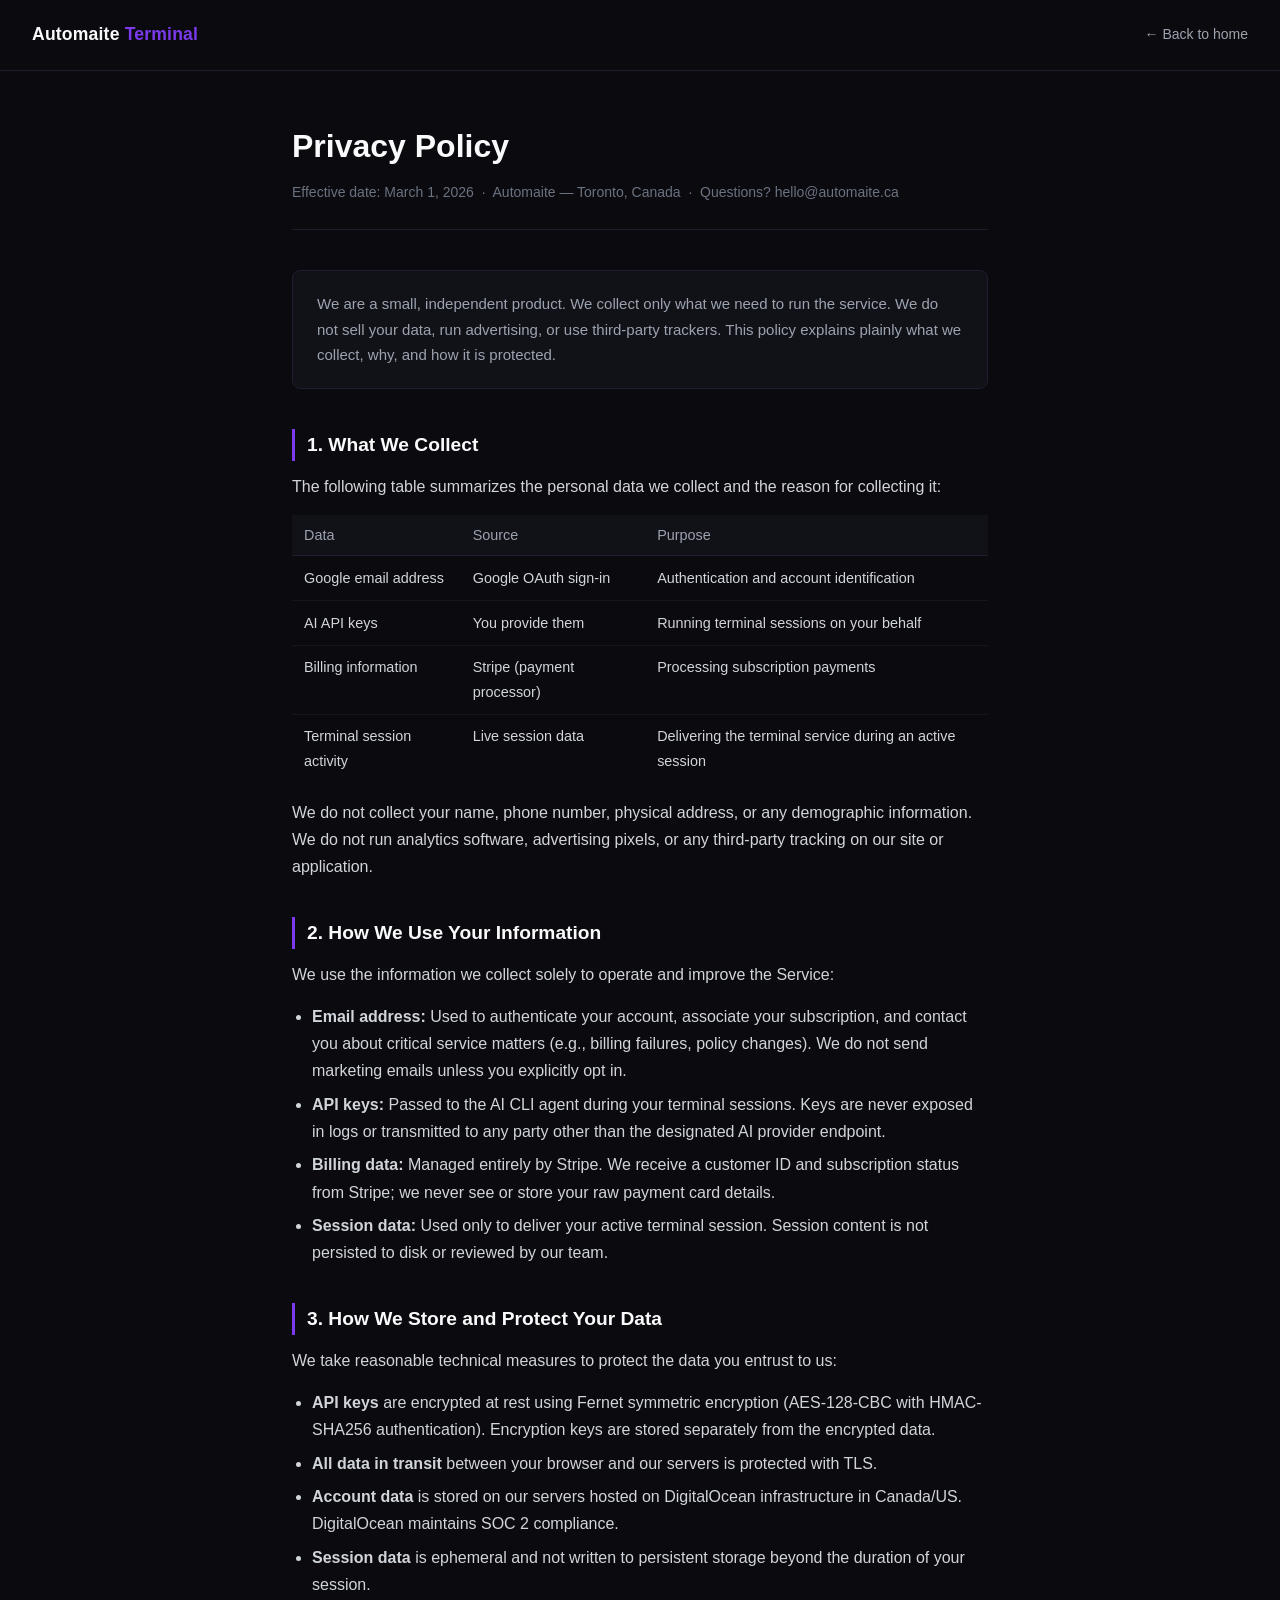
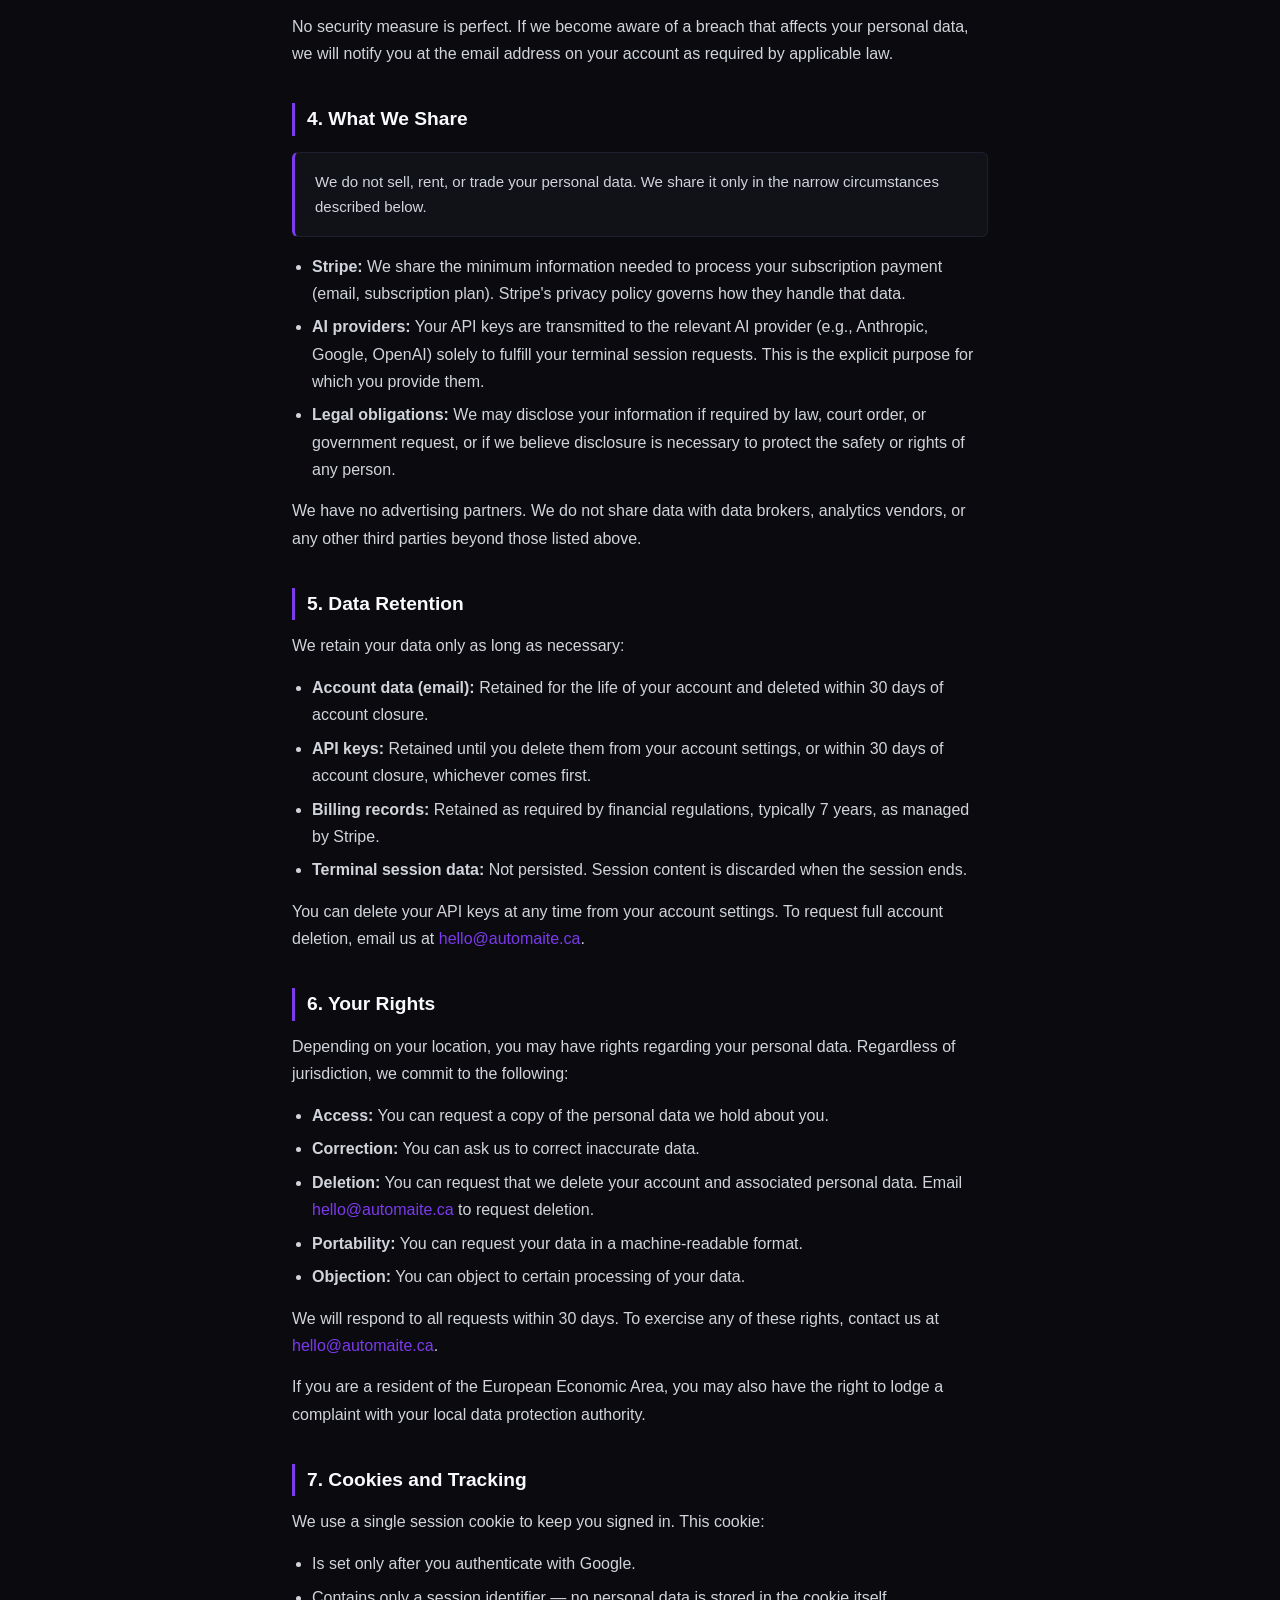
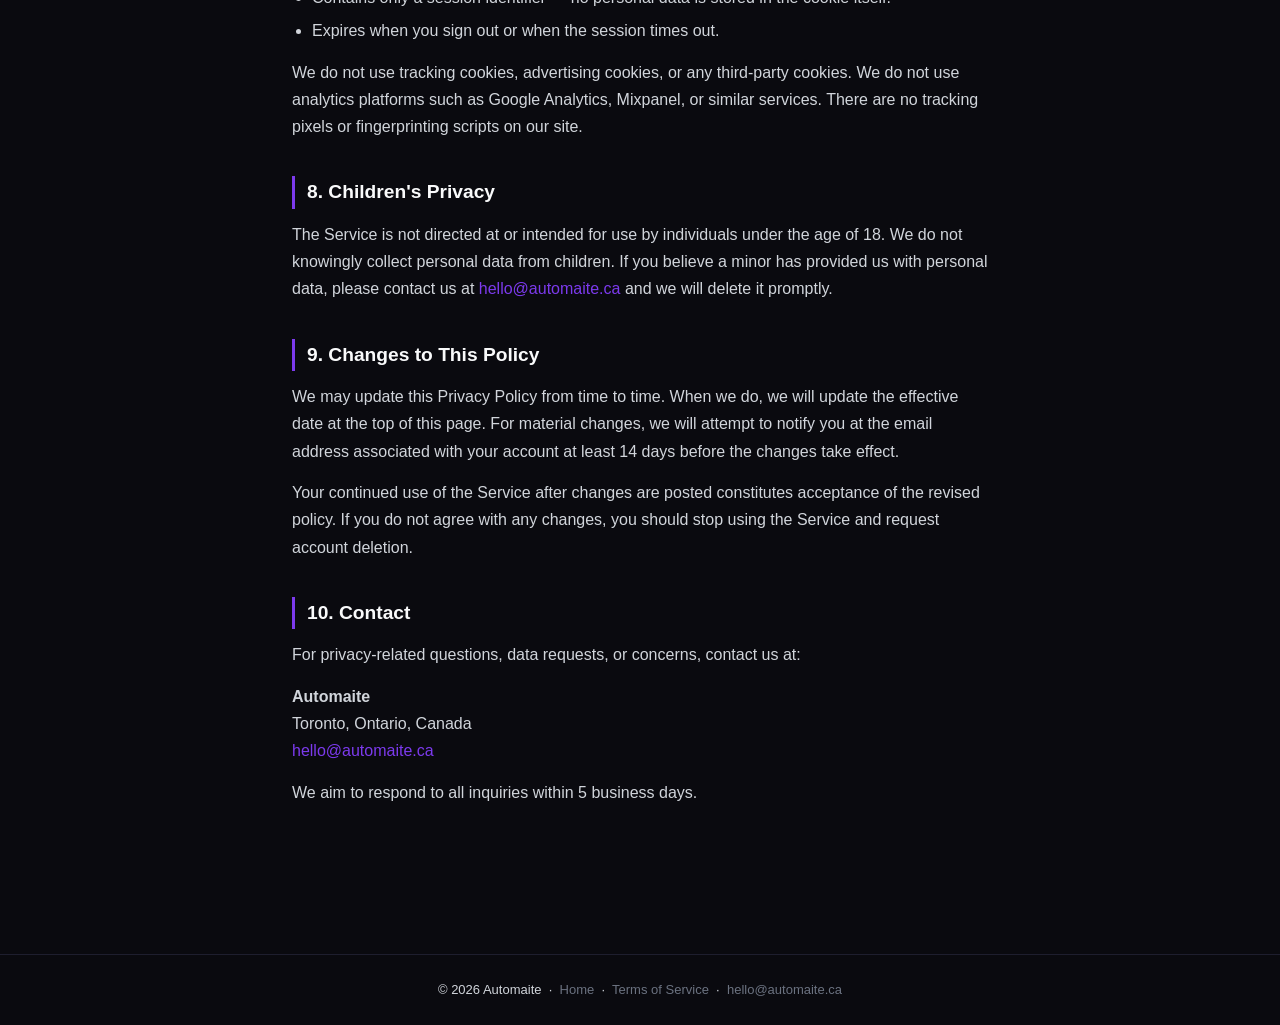
<file: site/privacy.html>
<!DOCTYPE html>
<html lang="en">
<head>
  <meta charset="UTF-8" />
  <meta name="viewport" content="width=device-width, initial-scale=1.0" />
  <title>Privacy Policy - Automaite Terminal</title>
  <style>
    *, *::before, *::after {
      box-sizing: border-box;
      margin: 0;
      padding: 0;
    }

    body {
      background-color: #0A0A0F;
      color: #D1D5DB;
      font-family: -apple-system, BlinkMacSystemFont, "Segoe UI", Roboto, "Helvetica Neue", Arial, sans-serif;
      font-size: 16px;
      line-height: 1.7;
    }

    a {
      color: #7C3AED;
      text-decoration: none;
    }

    a:hover {
      color: #A78BFA;
      text-decoration: underline;
    }

    header {
      border-bottom: 1px solid #1E1E2E;
      padding: 1.25rem 2rem;
      display: flex;
      align-items: center;
      justify-content: space-between;
    }

    .logo {
      font-size: 1.1rem;
      font-weight: 600;
      color: #F9FAFB;
      letter-spacing: 0.01em;
    }

    .logo span {
      color: #7C3AED;
    }

    .back-link {
      font-size: 0.875rem;
      color: #9CA3AF;
    }

    .back-link:hover {
      color: #F9FAFB;
      text-decoration: none;
    }

    main {
      max-width: 760px;
      margin: 3rem auto;
      padding: 0 2rem 4rem;
    }

    .page-header {
      margin-bottom: 2.5rem;
      padding-bottom: 1.5rem;
      border-bottom: 1px solid #1E1E2E;
    }

    .page-header h1 {
      font-size: 2rem;
      font-weight: 700;
      color: #F9FAFB;
      margin-bottom: 0.5rem;
    }

    .page-header .meta {
      font-size: 0.875rem;
      color: #6B7280;
    }

    .page-header .meta a {
      color: #6B7280;
    }

    .page-header .meta a:hover {
      color: #9CA3AF;
    }

    .intro {
      background: #111118;
      border: 1px solid #1E1E2E;
      border-radius: 8px;
      padding: 1.25rem 1.5rem;
      margin-bottom: 2.5rem;
      color: #9CA3AF;
      font-size: 0.9375rem;
    }

    .intro p {
      margin: 0;
      color: #9CA3AF;
    }

    section {
      margin-bottom: 2.25rem;
    }

    h2 {
      font-size: 1.2rem;
      font-weight: 600;
      color: #F9FAFB;
      margin-bottom: 0.75rem;
      padding-left: 0.75rem;
      border-left: 3px solid #7C3AED;
    }

    p {
      margin-bottom: 0.9rem;
      color: #D1D5DB;
    }

    p:last-child {
      margin-bottom: 0;
    }

    ul {
      margin: 0.5rem 0 0.9rem 1.25rem;
      color: #D1D5DB;
    }

    ul li {
      margin-bottom: 0.4rem;
    }

    .data-table {
      width: 100%;
      border-collapse: collapse;
      margin: 0.75rem 0 1rem;
      font-size: 0.9rem;
    }

    .data-table th {
      text-align: left;
      color: #9CA3AF;
      font-weight: 500;
      padding: 0.5rem 0.75rem;
      border-bottom: 1px solid #1E1E2E;
      background: #111118;
    }

    .data-table td {
      padding: 0.6rem 0.75rem;
      border-bottom: 1px solid #16161F;
      color: #D1D5DB;
      vertical-align: top;
    }

    .data-table tr:last-child td {
      border-bottom: none;
    }

    .badge {
      display: inline-block;
      background: #1A1030;
      color: #A78BFA;
      border: 1px solid #2D1B69;
      border-radius: 4px;
      padding: 0.1rem 0.45rem;
      font-size: 0.75rem;
      font-weight: 500;
      letter-spacing: 0.02em;
    }

    .badge.green {
      background: #0D1F12;
      color: #6EE7B7;
      border-color: #064E3B;
    }

    .badge.gray {
      background: #111118;
      color: #9CA3AF;
      border-color: #374151;
    }

    .highlight-box {
      background: #111118;
      border: 1px solid #1E1E2E;
      border-left: 3px solid #7C3AED;
      border-radius: 6px;
      padding: 1rem 1.25rem;
      margin: 1rem 0;
    }

    .highlight-box p {
      margin: 0;
      font-size: 0.9375rem;
    }

    footer {
      border-top: 1px solid #1E1E2E;
      padding: 1.5rem 2rem;
      text-align: center;
      font-size: 0.8125rem;
      color: #4B5563;
    }

    footer a {
      color: #6B7280;
    }

    footer a:hover {
      color: #9CA3AF;
    }
  </style>
</head>
<body>

<header>
  <div class="logo">Automaite <span>Terminal</span></div>
  <a class="back-link" href="https://automaite.ca">&larr; Back to home</a>
</header>

<main>
  <div class="page-header">
    <h1>Privacy Policy</h1>
    <p class="meta">
      Effective date: March 1, 2026 &nbsp;&middot;&nbsp;
      Automaite &mdash; Toronto, Canada &nbsp;&middot;&nbsp;
      Questions? <a href="mailto:hello@automaite.ca">hello@automaite.ca</a>
    </p>
  </div>

  <div class="intro">
    <p>We are a small, independent product. We collect only what we need to run the service. We do not sell your data, run advertising, or use third-party trackers. This policy explains plainly what we collect, why, and how it is protected.</p>
  </div>

  <section>
    <h2>1. What We Collect</h2>
    <p>The following table summarizes the personal data we collect and the reason for collecting it:</p>

    <table class="data-table">
      <thead>
        <tr>
          <th>Data</th>
          <th>Source</th>
          <th>Purpose</th>
        </tr>
      </thead>
      <tbody>
        <tr>
          <td>Google email address</td>
          <td>Google OAuth sign-in</td>
          <td>Authentication and account identification</td>
        </tr>
        <tr>
          <td>AI API keys</td>
          <td>You provide them</td>
          <td>Running terminal sessions on your behalf</td>
        </tr>
        <tr>
          <td>Billing information</td>
          <td>Stripe (payment processor)</td>
          <td>Processing subscription payments</td>
        </tr>
        <tr>
          <td>Terminal session activity</td>
          <td>Live session data</td>
          <td>Delivering the terminal service during an active session</td>
        </tr>
      </tbody>
    </table>

    <p>We do not collect your name, phone number, physical address, or any demographic information. We do not run analytics software, advertising pixels, or any third-party tracking on our site or application.</p>
  </section>

  <section>
    <h2>2. How We Use Your Information</h2>
    <p>We use the information we collect solely to operate and improve the Service:</p>
    <ul>
      <li><strong>Email address:</strong> Used to authenticate your account, associate your subscription, and contact you about critical service matters (e.g., billing failures, policy changes). We do not send marketing emails unless you explicitly opt in.</li>
      <li><strong>API keys:</strong> Passed to the AI CLI agent during your terminal sessions. Keys are never exposed in logs or transmitted to any party other than the designated AI provider endpoint.</li>
      <li><strong>Billing data:</strong> Managed entirely by Stripe. We receive a customer ID and subscription status from Stripe; we never see or store your raw payment card details.</li>
      <li><strong>Session data:</strong> Used only to deliver your active terminal session. Session content is not persisted to disk or reviewed by our team.</li>
    </ul>
  </section>

  <section>
    <h2>3. How We Store and Protect Your Data</h2>
    <p>We take reasonable technical measures to protect the data you entrust to us:</p>
    <ul>
      <li><strong>API keys</strong> are encrypted at rest using Fernet symmetric encryption (AES-128-CBC with HMAC-SHA256 authentication). Encryption keys are stored separately from the encrypted data.</li>
      <li><strong>All data in transit</strong> between your browser and our servers is protected with TLS.</li>
      <li><strong>Account data</strong> is stored on our servers hosted on DigitalOcean infrastructure in Canada/US. DigitalOcean maintains SOC 2 compliance.</li>
      <li><strong>Session data</strong> is ephemeral and not written to persistent storage beyond the duration of your session.</li>
    </ul>
    <p>No security measure is perfect. If we become aware of a breach that affects your personal data, we will notify you at the email address on your account as required by applicable law.</p>
  </section>

  <section>
    <h2>4. What We Share</h2>
    <div class="highlight-box">
      <p>We do not sell, rent, or trade your personal data. We share it only in the narrow circumstances described below.</p>
    </div>
    <ul>
      <li><strong>Stripe:</strong> We share the minimum information needed to process your subscription payment (email, subscription plan). Stripe's privacy policy governs how they handle that data.</li>
      <li><strong>AI providers:</strong> Your API keys are transmitted to the relevant AI provider (e.g., Anthropic, Google, OpenAI) solely to fulfill your terminal session requests. This is the explicit purpose for which you provide them.</li>
      <li><strong>Legal obligations:</strong> We may disclose your information if required by law, court order, or government request, or if we believe disclosure is necessary to protect the safety or rights of any person.</li>
    </ul>
    <p>We have no advertising partners. We do not share data with data brokers, analytics vendors, or any other third parties beyond those listed above.</p>
  </section>

  <section>
    <h2>5. Data Retention</h2>
    <p>We retain your data only as long as necessary:</p>
    <ul>
      <li><strong>Account data (email):</strong> Retained for the life of your account and deleted within 30 days of account closure.</li>
      <li><strong>API keys:</strong> Retained until you delete them from your account settings, or within 30 days of account closure, whichever comes first.</li>
      <li><strong>Billing records:</strong> Retained as required by financial regulations, typically 7 years, as managed by Stripe.</li>
      <li><strong>Terminal session data:</strong> Not persisted. Session content is discarded when the session ends.</li>
    </ul>
    <p>You can delete your API keys at any time from your account settings. To request full account deletion, email us at <a href="mailto:hello@automaite.ca">hello@automaite.ca</a>.</p>
  </section>

  <section>
    <h2>6. Your Rights</h2>
    <p>Depending on your location, you may have rights regarding your personal data. Regardless of jurisdiction, we commit to the following:</p>
    <ul>
      <li><strong>Access:</strong> You can request a copy of the personal data we hold about you.</li>
      <li><strong>Correction:</strong> You can ask us to correct inaccurate data.</li>
      <li><strong>Deletion:</strong> You can request that we delete your account and associated personal data. Email <a href="mailto:hello@automaite.ca">hello@automaite.ca</a> to request deletion.</li>
      <li><strong>Portability:</strong> You can request your data in a machine-readable format.</li>
      <li><strong>Objection:</strong> You can object to certain processing of your data.</li>
    </ul>
    <p>We will respond to all requests within 30 days. To exercise any of these rights, contact us at <a href="mailto:hello@automaite.ca">hello@automaite.ca</a>.</p>
    <p>If you are a resident of the European Economic Area, you may also have the right to lodge a complaint with your local data protection authority.</p>
  </section>

  <section>
    <h2>7. Cookies and Tracking</h2>
    <p>We use a single session cookie to keep you signed in. This cookie:</p>
    <ul>
      <li>Is set only after you authenticate with Google.</li>
      <li>Contains only a session identifier &mdash; no personal data is stored in the cookie itself.</li>
      <li>Expires when you sign out or when the session times out.</li>
    </ul>
    <p>We do not use tracking cookies, advertising cookies, or any third-party cookies. We do not use analytics platforms such as Google Analytics, Mixpanel, or similar services. There are no tracking pixels or fingerprinting scripts on our site.</p>
  </section>

  <section>
    <h2>8. Children's Privacy</h2>
    <p>The Service is not directed at or intended for use by individuals under the age of 18. We do not knowingly collect personal data from children. If you believe a minor has provided us with personal data, please contact us at <a href="mailto:hello@automaite.ca">hello@automaite.ca</a> and we will delete it promptly.</p>
  </section>

  <section>
    <h2>9. Changes to This Policy</h2>
    <p>We may update this Privacy Policy from time to time. When we do, we will update the effective date at the top of this page. For material changes, we will attempt to notify you at the email address associated with your account at least 14 days before the changes take effect.</p>
    <p>Your continued use of the Service after changes are posted constitutes acceptance of the revised policy. If you do not agree with any changes, you should stop using the Service and request account deletion.</p>
  </section>

  <section>
    <h2>10. Contact</h2>
    <p>For privacy-related questions, data requests, or concerns, contact us at:</p>
    <p>
      <strong>Automaite</strong><br />
      Toronto, Ontario, Canada<br />
      <a href="mailto:hello@automaite.ca">hello@automaite.ca</a>
    </p>
    <p>We aim to respond to all inquiries within 5 business days.</p>
  </section>
</main>

<footer>
  <p>
    &copy; 2026 Automaite &nbsp;&middot;&nbsp;
    <a href="https://automaite.ca">Home</a> &nbsp;&middot;&nbsp;
    <a href="https://automaite.ca/terms">Terms of Service</a> &nbsp;&middot;&nbsp;
    <a href="mailto:hello@automaite.ca">hello@automaite.ca</a>
  </p>
</footer>

</body>
</html>
</file>
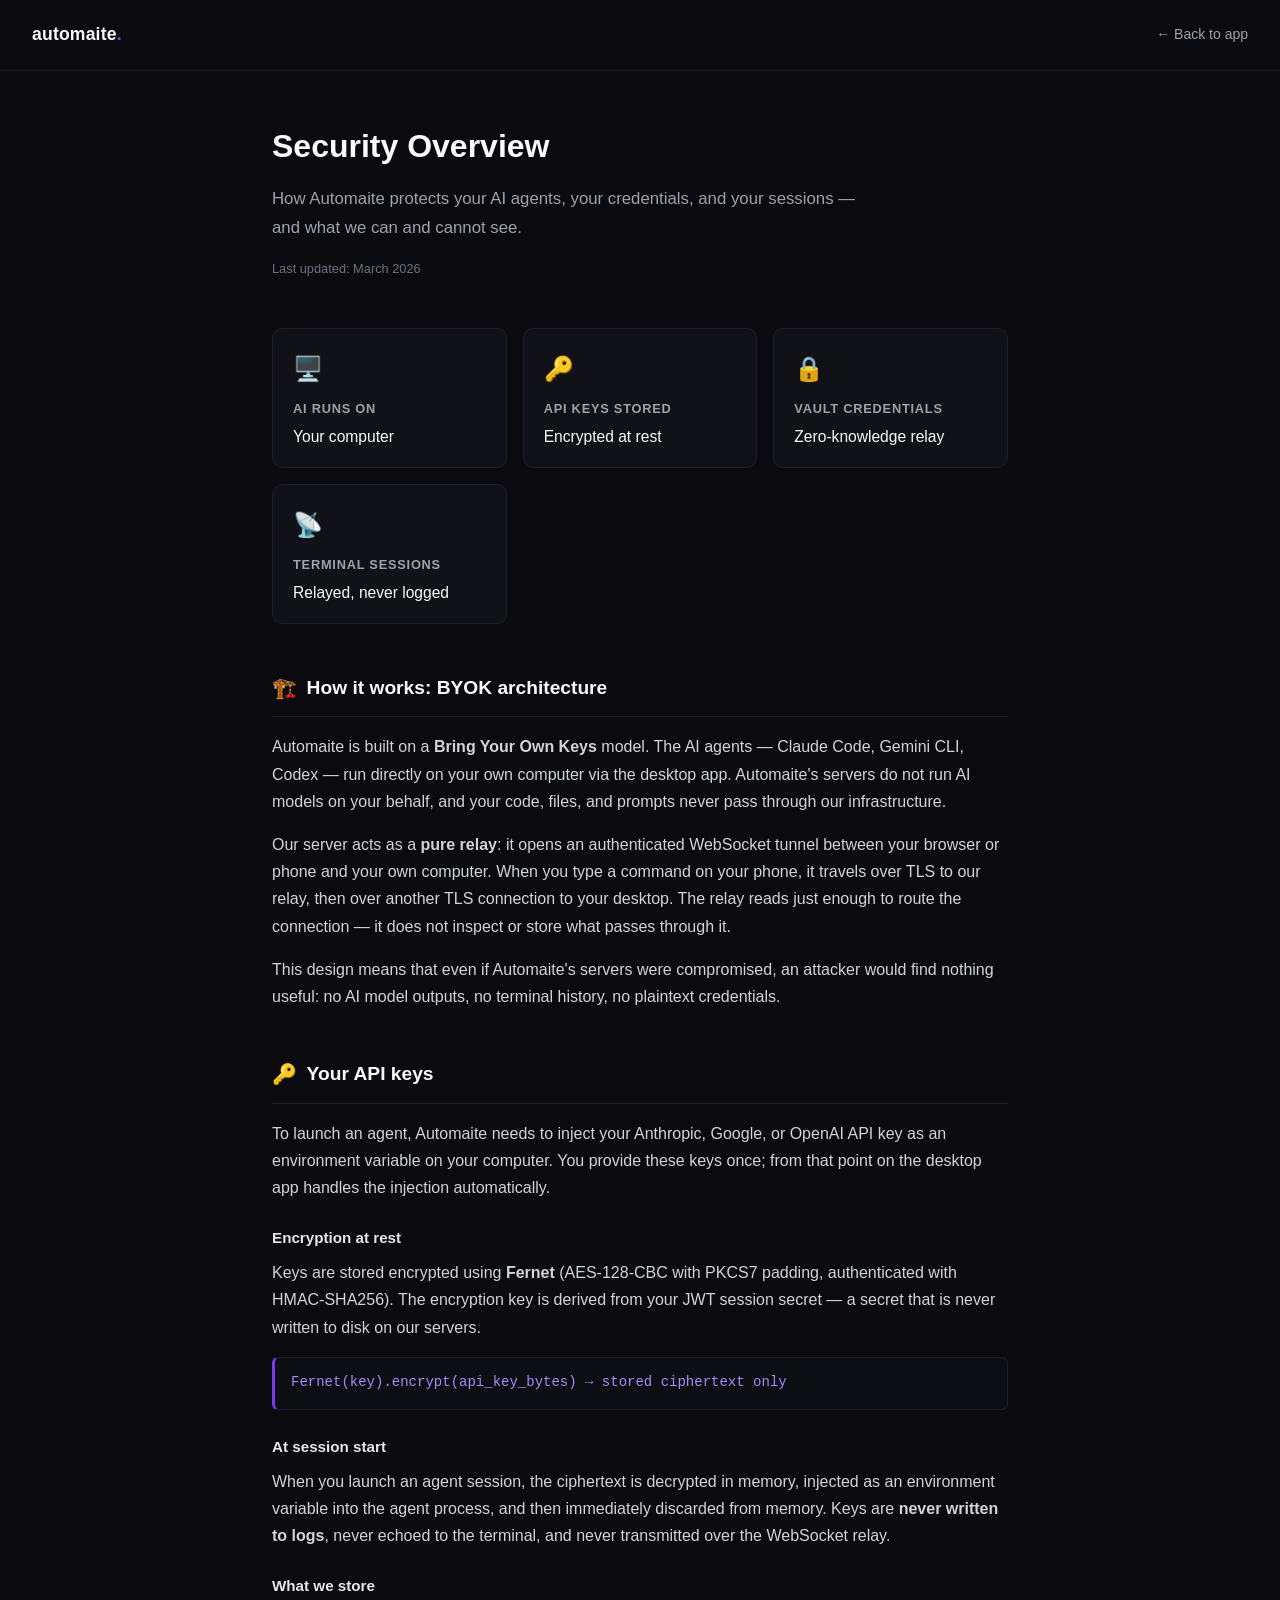
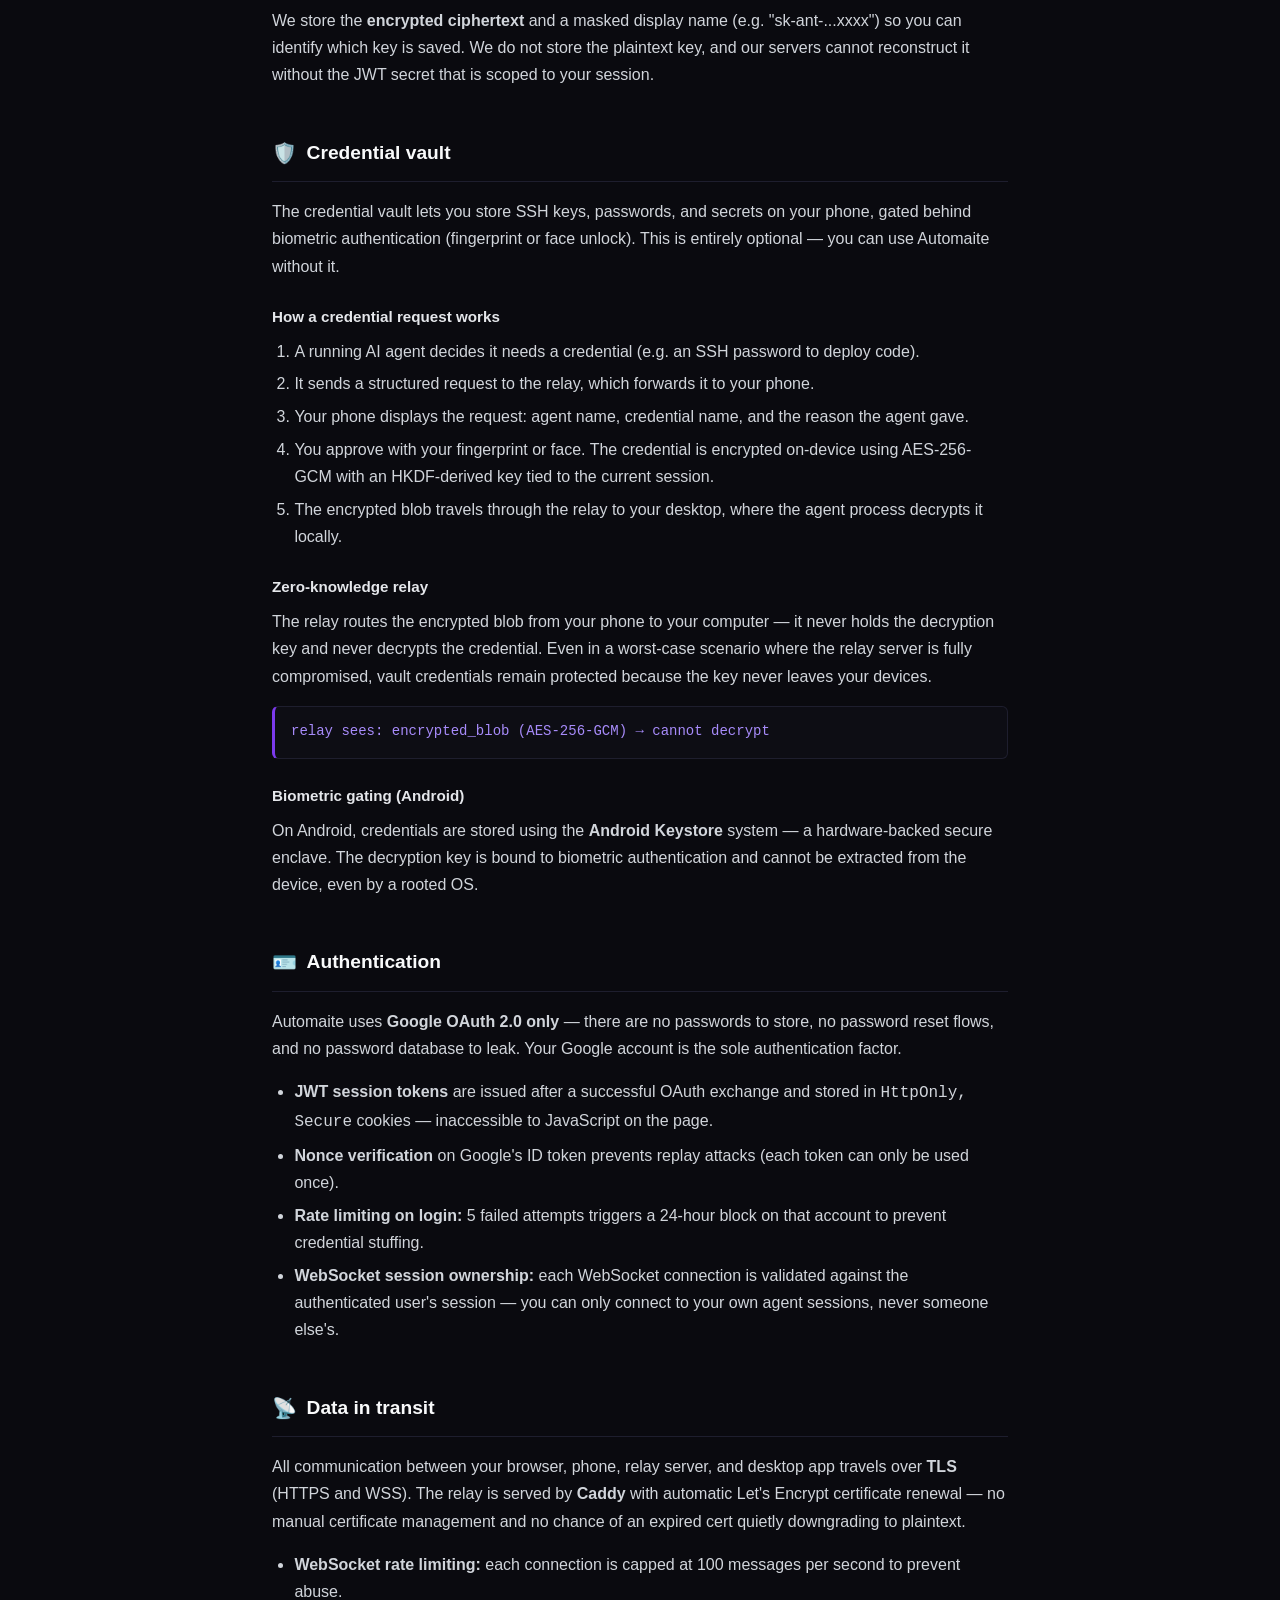
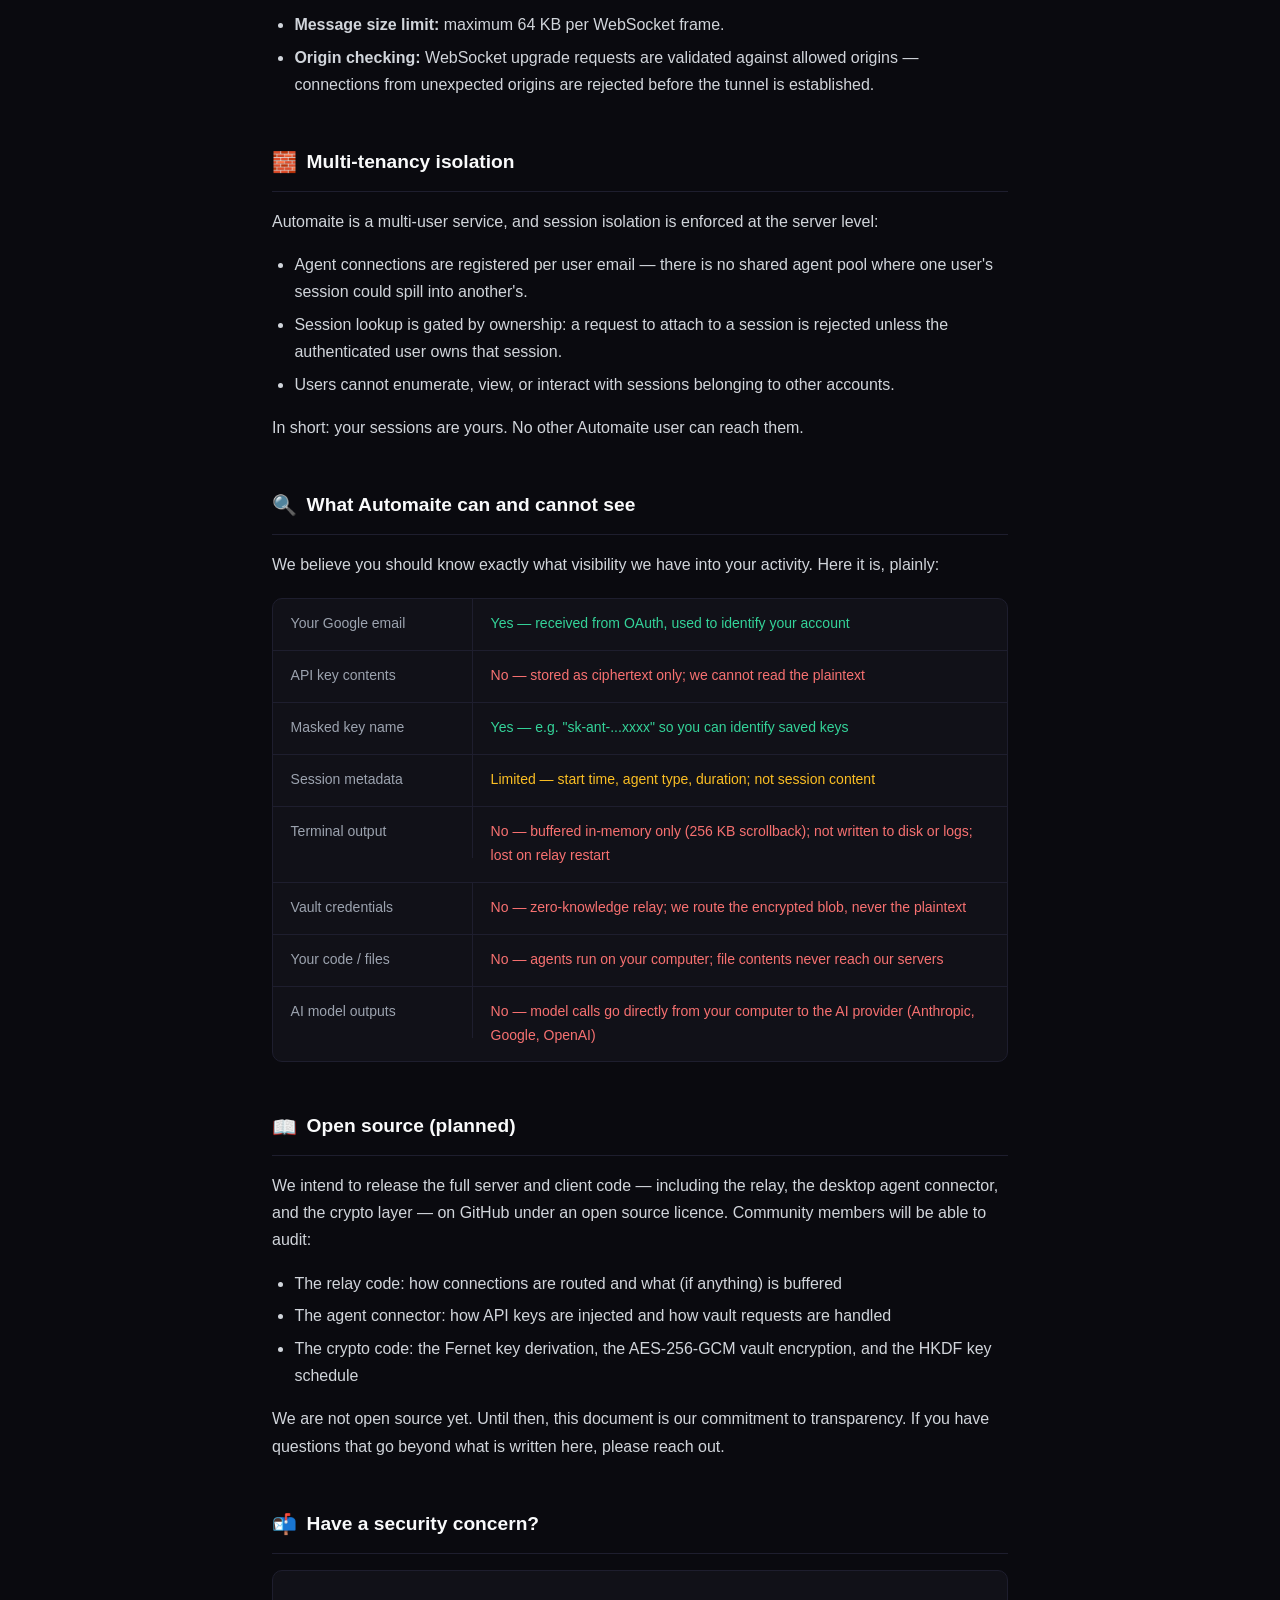
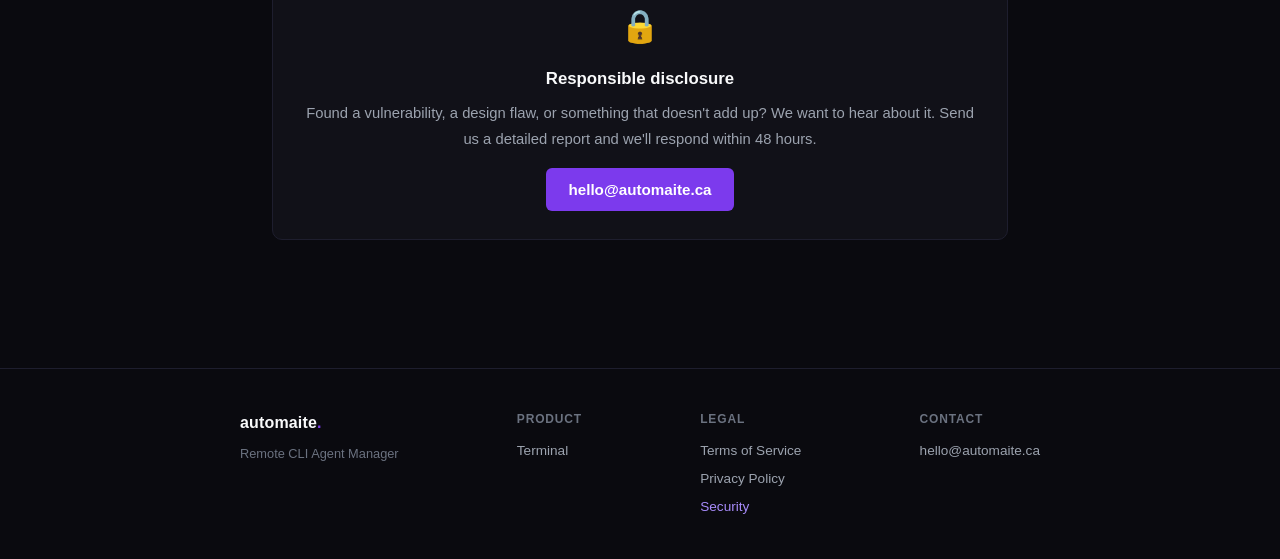
<file: site/security.html>
<!DOCTYPE html>
<html lang="en">
<head>
  <meta charset="UTF-8" />
  <meta name="viewport" content="width=device-width, initial-scale=1.0" />
  <title>Security - Automaite Terminal</title>
  <style>
    *, *::before, *::after { box-sizing: border-box; margin: 0; padding: 0; }
    body { background-color: #0A0A0F; color: #D1D5DB; font-family: -apple-system, BlinkMacSystemFont, "Segoe UI", Roboto, "Helvetica Neue", Arial, sans-serif; font-size: 16px; line-height: 1.7; }
    a { color: #7C3AED; text-decoration: none; }
    a:hover { color: #A78BFA; text-decoration: underline; }
    header { border-bottom: 1px solid #1E1E2E; padding: 1.25rem 2rem; display: flex; align-items: center; justify-content: space-between; }
    .logo { font-size: 1.1rem; font-weight: 600; color: #F9FAFB; letter-spacing: 0.01em; }
    .logo span { color: #7C3AED; }
    .back-link { font-size: 0.875rem; color: #9CA3AF; }
    .back-link:hover { color: #F9FAFB; text-decoration: none; }

    main { max-width: 800px; margin: 0 auto; padding: 3rem 2rem 5rem; }

    .page-hero { margin-bottom: 3rem; }
    .page-hero h1 { font-size: 2rem; font-weight: 700; color: #F9FAFB; margin-bottom: 0.75rem; }
    .page-hero .subtitle { font-size: 1.05rem; color: #9CA3AF; max-width: 600px; }

    .last-updated { font-size: 0.8rem; color: #6B7280; margin-top: 1rem; }

    /* Summary cards */
    .summary-grid { display: grid; grid-template-columns: repeat(auto-fit, minmax(220px, 1fr)); gap: 1rem; margin-bottom: 3rem; }
    .summary-card { background: #111118; border: 1px solid #1E1E2E; border-radius: 10px; padding: 1.25rem 1.25rem 1rem; }
    .summary-card .card-icon { font-size: 1.5rem; margin-bottom: 0.5rem; }
    .summary-card .card-title { font-size: 0.8rem; font-weight: 600; color: #9CA3AF; text-transform: uppercase; letter-spacing: 0.06em; margin-bottom: 0.3rem; }
    .summary-card .card-value { font-size: 0.975rem; color: #F9FAFB; font-weight: 500; }

    /* Sections */
    section { margin-bottom: 3rem; }
    .section-header { display: flex; align-items: center; gap: 0.6rem; margin-bottom: 1rem; border-bottom: 1px solid #1E1E2E; padding-bottom: 0.75rem; }
    .section-header .section-icon { font-size: 1.25rem; line-height: 1; }
    .section-header h2 { font-size: 1.2rem; font-weight: 600; color: #F9FAFB; }

    p { color: #D1D5DB; margin-bottom: 1rem; }
    p:last-child { margin-bottom: 0; }

    /* Subsections */
    .subsection { margin-top: 1.5rem; }
    .subsection h3 { font-size: 0.95rem; font-weight: 600; color: #E5E7EB; margin-bottom: 0.5rem; }

    /* Lists */
    ul, ol { padding-left: 1.4rem; margin-bottom: 1rem; }
    li { color: #D1D5DB; margin-bottom: 0.35rem; }
    li:last-child { margin-bottom: 0; }

    /* Transparency table */
    .transparency-block { background: #111118; border: 1px solid #1E1E2E; border-radius: 10px; overflow: hidden; margin-top: 1rem; }
    .t-row { display: flex; align-items: flex-start; gap: 0; border-bottom: 1px solid #1E1E2E; }
    .t-row:last-child { border-bottom: none; }
    .t-label { flex: 0 0 200px; padding: 0.85rem 1.1rem; font-size: 0.875rem; font-weight: 500; color: #9CA3AF; border-right: 1px solid #1E1E2E; }
    .t-value { flex: 1; padding: 0.85rem 1.1rem; font-size: 0.875rem; color: #D1D5DB; }
    .t-value.yes { color: #34D399; }
    .t-value.no { color: #F87171; }
    .t-value.partial { color: #FBBF24; }

    @media (max-width: 560px) {
      .t-row { flex-direction: column; }
      .t-label { flex: none; border-right: none; border-bottom: 1px solid #1E1E2E; padding-bottom: 0.4rem; }
    }

    /* Code / technical highlight */
    .tech-note { background: #0D0D14; border: 1px solid #1E1E2E; border-left: 3px solid #7C3AED; border-radius: 6px; padding: 0.85rem 1rem; margin: 0.75rem 0; font-size: 0.875rem; color: #A78BFA; font-family: "Fira Mono", "Cascadia Code", "Consolas", monospace; }

    /* Contact box */
    .contact-box { background: #111118; border: 1px solid #1E1E2E; border-radius: 10px; padding: 1.75rem; text-align: center; margin-top: 1rem; }
    .contact-box .contact-icon { font-size: 2rem; margin-bottom: 0.75rem; }
    .contact-box h3 { font-size: 1.05rem; font-weight: 600; color: #F9FAFB; margin-bottom: 0.5rem; }
    .contact-box p { color: #9CA3AF; font-size: 0.925rem; margin-bottom: 1rem; }
    .contact-box .contact-email { display: inline-block; background: #7C3AED; color: #fff; padding: 0.55rem 1.4rem; border-radius: 6px; font-weight: 600; font-size: 0.95rem; text-decoration: none; }
    .contact-box .contact-email:hover { background: #6D28D9; color: #fff; text-decoration: none; }

    /* Footer */
    footer { border-top: 1px solid #1E1E2E; padding: 2.5rem 2rem; }
    .footer-inner { max-width: 800px; margin: 0 auto; display: flex; flex-wrap: wrap; gap: 2.5rem; justify-content: space-between; align-items: flex-start; }
    .footer-brand .logo { font-size: 1rem; }
    .footer-brand p { font-size: 0.8rem; color: #6B7280; margin-top: 0.4rem; }
    .footer-col h4 { font-size: 0.75rem; font-weight: 600; color: #6B7280; text-transform: uppercase; letter-spacing: 0.07em; margin-bottom: 0.6rem; }
    .footer-col a { display: block; font-size: 0.85rem; color: #9CA3AF; margin-bottom: 0.3rem; }
    .footer-col a:hover { color: #F9FAFB; }
    .footer-col a.active { color: #A78BFA; }
  </style>
</head>
<body>

<header>
  <a href="/" class="logo">automaite<span>.</span></a>
  <a href="/" class="back-link">&larr; Back to app</a>
</header>

<main>

  <div class="page-hero">
    <h1>Security Overview</h1>
    <p class="subtitle">How Automaite protects your AI agents, your credentials, and your sessions — and what we can and cannot see.</p>
    <p class="last-updated">Last updated: March 2026</p>
  </div>

  <!-- Summary cards -->
  <div class="summary-grid">
    <div class="summary-card">
      <div class="card-icon">🖥️</div>
      <div class="card-title">AI runs on</div>
      <div class="card-value">Your computer</div>
    </div>
    <div class="summary-card">
      <div class="card-icon">🔑</div>
      <div class="card-title">API keys stored</div>
      <div class="card-value">Encrypted at rest</div>
    </div>
    <div class="summary-card">
      <div class="card-icon">🔒</div>
      <div class="card-title">Vault credentials</div>
      <div class="card-value">Zero-knowledge relay</div>
    </div>
    <div class="summary-card">
      <div class="card-icon">📡</div>
      <div class="card-title">Terminal sessions</div>
      <div class="card-value">Relayed, never logged</div>
    </div>
  </div>

  <!-- Architecture -->
  <section>
    <div class="section-header">
      <span class="section-icon">🏗️</span>
      <h2>How it works: BYOK architecture</h2>
    </div>
    <p>Automaite is built on a <strong>Bring Your Own Keys</strong> model. The AI agents — Claude Code, Gemini CLI, Codex — run directly on your own computer via the desktop app. Automaite's servers do not run AI models on your behalf, and your code, files, and prompts never pass through our infrastructure.</p>
    <p>Our server acts as a <strong>pure relay</strong>: it opens an authenticated WebSocket tunnel between your browser or phone and your own computer. When you type a command on your phone, it travels over TLS to our relay, then over another TLS connection to your desktop. The relay reads just enough to route the connection — it does not inspect or store what passes through it.</p>
    <p>This design means that even if Automaite's servers were compromised, an attacker would find nothing useful: no AI model outputs, no terminal history, no plaintext credentials.</p>
  </section>

  <!-- API keys -->
  <section>
    <div class="section-header">
      <span class="section-icon">🔑</span>
      <h2>Your API keys</h2>
    </div>
    <p>To launch an agent, Automaite needs to inject your Anthropic, Google, or OpenAI API key as an environment variable on your computer. You provide these keys once; from that point on the desktop app handles the injection automatically.</p>
    <div class="subsection">
      <h3>Encryption at rest</h3>
      <p>Keys are stored encrypted using <strong>Fernet</strong> (AES-128-CBC with PKCS7 padding, authenticated with HMAC-SHA256). The encryption key is derived from your JWT session secret — a secret that is never written to disk on our servers.</p>
      <div class="tech-note">Fernet(key).encrypt(api_key_bytes)  →  stored ciphertext only</div>
    </div>
    <div class="subsection">
      <h3>At session start</h3>
      <p>When you launch an agent session, the ciphertext is decrypted in memory, injected as an environment variable into the agent process, and then immediately discarded from memory. Keys are <strong>never written to logs</strong>, never echoed to the terminal, and never transmitted over the WebSocket relay.</p>
    </div>
    <div class="subsection">
      <h3>What we store</h3>
      <p>We store the <strong>encrypted ciphertext</strong> and a masked display name (e.g. "sk-ant-...xxxx") so you can identify which key is saved. We do not store the plaintext key, and our servers cannot reconstruct it without the JWT secret that is scoped to your session.</p>
    </div>
  </section>

  <!-- Credential Vault -->
  <section>
    <div class="section-header">
      <span class="section-icon">🛡️</span>
      <h2>Credential vault</h2>
    </div>
    <p>The credential vault lets you store SSH keys, passwords, and secrets on your phone, gated behind biometric authentication (fingerprint or face unlock). This is entirely optional — you can use Automaite without it.</p>
    <div class="subsection">
      <h3>How a credential request works</h3>
      <ol>
        <li>A running AI agent decides it needs a credential (e.g. an SSH password to deploy code).</li>
        <li>It sends a structured request to the relay, which forwards it to your phone.</li>
        <li>Your phone displays the request: agent name, credential name, and the reason the agent gave.</li>
        <li>You approve with your fingerprint or face. The credential is encrypted on-device using AES-256-GCM with an HKDF-derived key tied to the current session.</li>
        <li>The encrypted blob travels through the relay to your desktop, where the agent process decrypts it locally.</li>
      </ol>
    </div>
    <div class="subsection">
      <h3>Zero-knowledge relay</h3>
      <p>The relay routes the encrypted blob from your phone to your computer — it never holds the decryption key and never decrypts the credential. Even in a worst-case scenario where the relay server is fully compromised, vault credentials remain protected because the key never leaves your devices.</p>
      <div class="tech-note">relay sees: encrypted_blob (AES-256-GCM)  →  cannot decrypt</div>
    </div>
    <div class="subsection">
      <h3>Biometric gating (Android)</h3>
      <p>On Android, credentials are stored using the <strong>Android Keystore</strong> system — a hardware-backed secure enclave. The decryption key is bound to biometric authentication and cannot be extracted from the device, even by a rooted OS.</p>
    </div>
  </section>

  <!-- Authentication -->
  <section>
    <div class="section-header">
      <span class="section-icon">🪪</span>
      <h2>Authentication</h2>
    </div>
    <p>Automaite uses <strong>Google OAuth 2.0 only</strong> — there are no passwords to store, no password reset flows, and no password database to leak. Your Google account is the sole authentication factor.</p>
    <ul>
      <li><strong>JWT session tokens</strong> are issued after a successful OAuth exchange and stored in <code>HttpOnly, Secure</code> cookies — inaccessible to JavaScript on the page.</li>
      <li><strong>Nonce verification</strong> on Google's ID token prevents replay attacks (each token can only be used once).</li>
      <li><strong>Rate limiting on login:</strong> 5 failed attempts triggers a 24-hour block on that account to prevent credential stuffing.</li>
      <li><strong>WebSocket session ownership:</strong> each WebSocket connection is validated against the authenticated user's session — you can only connect to your own agent sessions, never someone else's.</li>
    </ul>
  </section>

  <!-- In transit -->
  <section>
    <div class="section-header">
      <span class="section-icon">📡</span>
      <h2>Data in transit</h2>
    </div>
    <p>All communication between your browser, phone, relay server, and desktop app travels over <strong>TLS</strong> (HTTPS and WSS). The relay is served by <strong>Caddy</strong> with automatic Let's Encrypt certificate renewal — no manual certificate management and no chance of an expired cert quietly downgrading to plaintext.</p>
    <ul>
      <li><strong>WebSocket rate limiting:</strong> each connection is capped at 100 messages per second to prevent abuse.</li>
      <li><strong>Message size limit:</strong> maximum 64 KB per WebSocket frame.</li>
      <li><strong>Origin checking:</strong> WebSocket upgrade requests are validated against allowed origins — connections from unexpected origins are rejected before the tunnel is established.</li>
    </ul>
  </section>

  <!-- Multi-tenancy -->
  <section>
    <div class="section-header">
      <span class="section-icon">🧱</span>
      <h2>Multi-tenancy isolation</h2>
    </div>
    <p>Automaite is a multi-user service, and session isolation is enforced at the server level:</p>
    <ul>
      <li>Agent connections are registered per user email — there is no shared agent pool where one user's session could spill into another's.</li>
      <li>Session lookup is gated by ownership: a request to attach to a session is rejected unless the authenticated user owns that session.</li>
      <li>Users cannot enumerate, view, or interact with sessions belonging to other accounts.</li>
    </ul>
    <p>In short: your sessions are yours. No other Automaite user can reach them.</p>
  </section>

  <!-- What we can / cannot see -->
  <section>
    <div class="section-header">
      <span class="section-icon">🔍</span>
      <h2>What Automaite can and cannot see</h2>
    </div>
    <p>We believe you should know exactly what visibility we have into your activity. Here it is, plainly:</p>

    <div class="transparency-block" style="margin-top:1.25rem">
      <div class="t-row">
        <div class="t-label">Your Google email</div>
        <div class="t-value yes">Yes — received from OAuth, used to identify your account</div>
      </div>
      <div class="t-row">
        <div class="t-label">API key contents</div>
        <div class="t-value no">No — stored as ciphertext only; we cannot read the plaintext</div>
      </div>
      <div class="t-row">
        <div class="t-label">Masked key name</div>
        <div class="t-value yes">Yes — e.g. "sk-ant-...xxxx" so you can identify saved keys</div>
      </div>
      <div class="t-row">
        <div class="t-label">Session metadata</div>
        <div class="t-value partial">Limited — start time, agent type, duration; not session content</div>
      </div>
      <div class="t-row">
        <div class="t-label">Terminal output</div>
        <div class="t-value no">No — buffered in-memory only (256 KB scrollback); not written to disk or logs; lost on relay restart</div>
      </div>
      <div class="t-row">
        <div class="t-label">Vault credentials</div>
        <div class="t-value no">No — zero-knowledge relay; we route the encrypted blob, never the plaintext</div>
      </div>
      <div class="t-row">
        <div class="t-label">Your code / files</div>
        <div class="t-value no">No — agents run on your computer; file contents never reach our servers</div>
      </div>
      <div class="t-row">
        <div class="t-label">AI model outputs</div>
        <div class="t-value no">No — model calls go directly from your computer to the AI provider (Anthropic, Google, OpenAI)</div>
      </div>
    </div>
  </section>

  <!-- Open source -->
  <section>
    <div class="section-header">
      <span class="section-icon">📖</span>
      <h2>Open source (planned)</h2>
    </div>
    <p>We intend to release the full server and client code — including the relay, the desktop agent connector, and the crypto layer — on GitHub under an open source licence. Community members will be able to audit:</p>
    <ul>
      <li>The relay code: how connections are routed and what (if anything) is buffered</li>
      <li>The agent connector: how API keys are injected and how vault requests are handled</li>
      <li>The crypto code: the Fernet key derivation, the AES-256-GCM vault encryption, and the HKDF key schedule</li>
    </ul>
    <p>We are not open source yet. Until then, this document is our commitment to transparency. If you have questions that go beyond what is written here, please reach out.</p>
  </section>

  <!-- Contact -->
  <section>
    <div class="section-header">
      <span class="section-icon">📬</span>
      <h2>Have a security concern?</h2>
    </div>
    <div class="contact-box">
      <div class="contact-icon">🔒</div>
      <h3>Responsible disclosure</h3>
      <p>Found a vulnerability, a design flaw, or something that doesn't add up? We want to hear about it. Send us a detailed report and we'll respond within 48 hours.</p>
      <a href="mailto:hello@automaite.ca" class="contact-email">hello@automaite.ca</a>
    </div>
  </section>

</main>

<footer>
  <div class="footer-inner">
    <div class="footer-brand">
      <div class="logo">automaite<span>.</span></div>
      <p>Remote CLI Agent Manager</p>
    </div>
    <div class="footer-col">
      <h4>Product</h4>
      <a href="/">Terminal</a>
    </div>
    <div class="footer-col">
      <h4>Legal</h4>
      <a href="/terms.html">Terms of Service</a>
      <a href="/privacy.html">Privacy Policy</a>
      <a href="/security.html" class="active">Security</a>
    </div>
    <div class="footer-col">
      <h4>Contact</h4>
      <a href="mailto:hello@automaite.ca">hello@automaite.ca</a>
    </div>
  </div>
</footer>

</body>
</html>
</file>
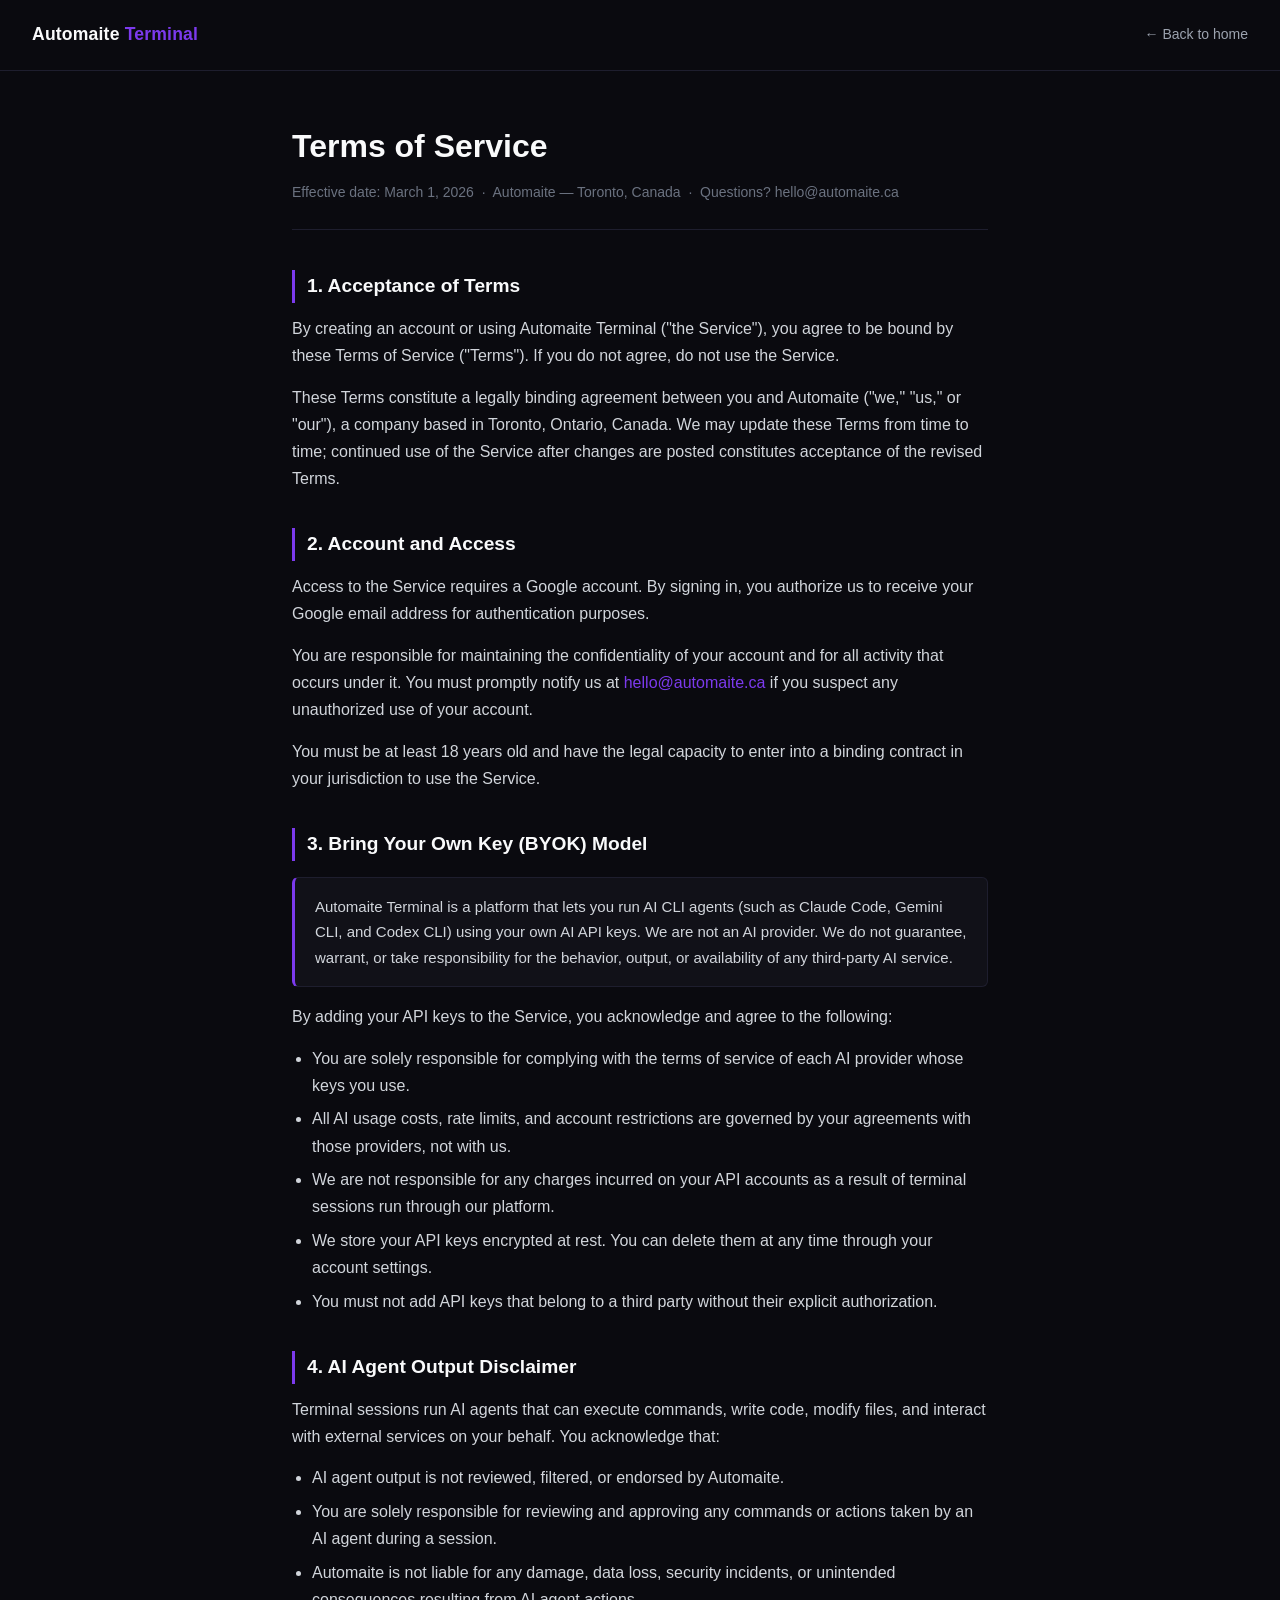
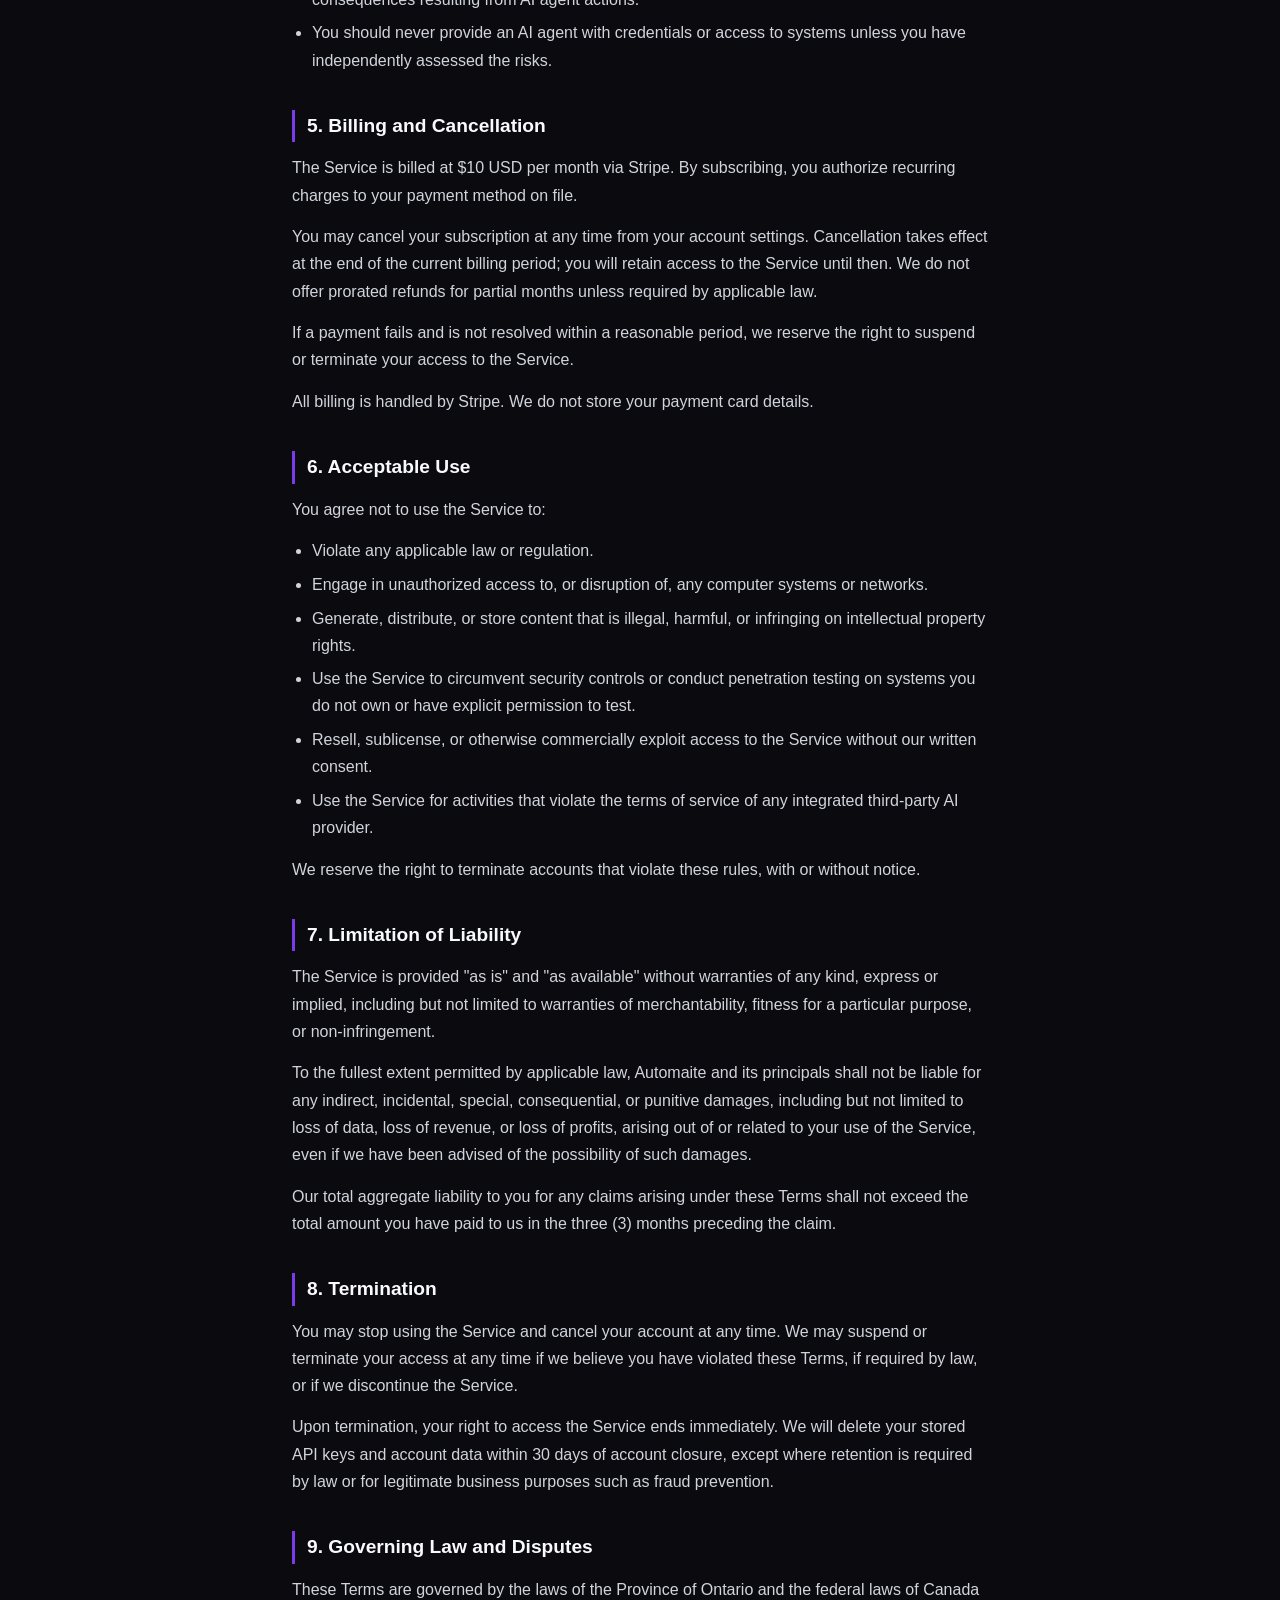
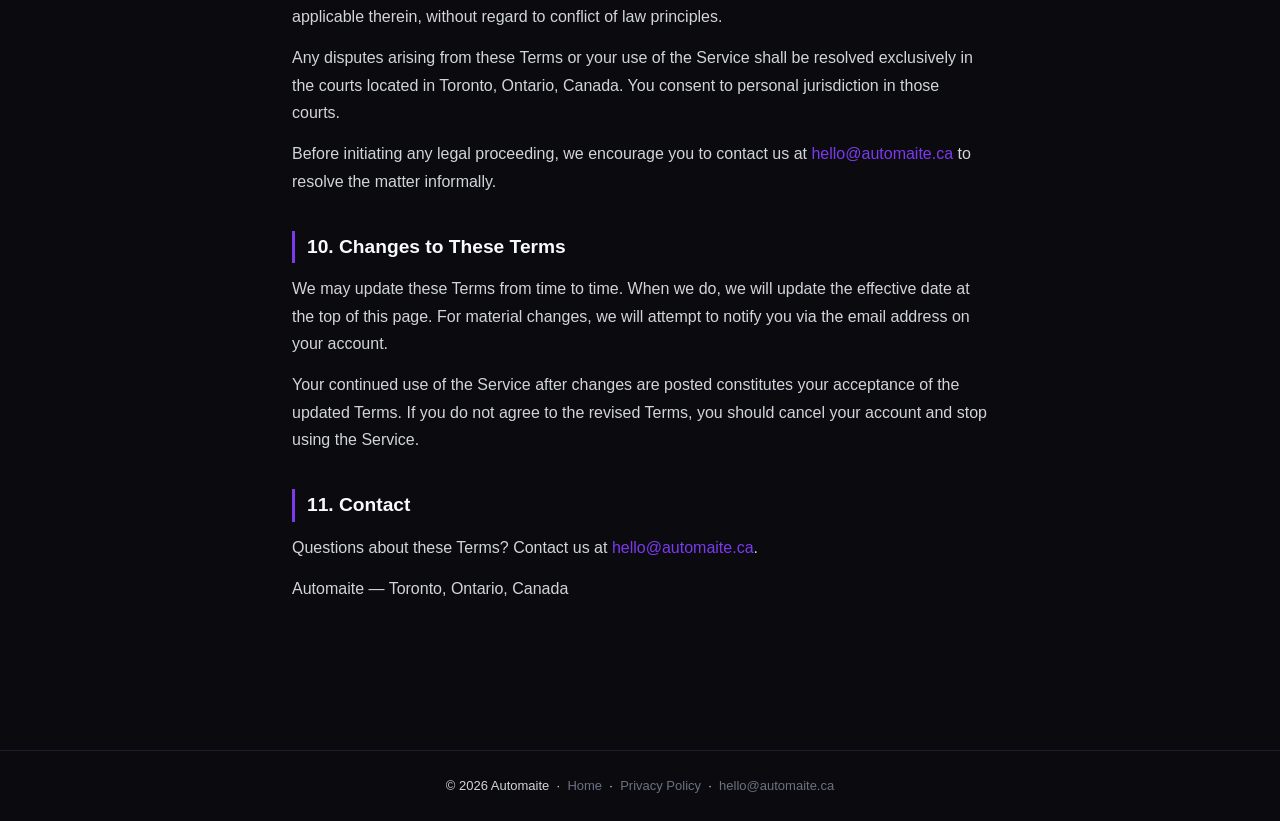
<file: site/terms.html>
<!DOCTYPE html>
<html lang="en">
<head>
  <meta charset="UTF-8" />
  <meta name="viewport" content="width=device-width, initial-scale=1.0" />
  <title>Terms of Service - Automaite Terminal</title>
  <style>
    *, *::before, *::after {
      box-sizing: border-box;
      margin: 0;
      padding: 0;
    }

    body {
      background-color: #0A0A0F;
      color: #D1D5DB;
      font-family: -apple-system, BlinkMacSystemFont, "Segoe UI", Roboto, "Helvetica Neue", Arial, sans-serif;
      font-size: 16px;
      line-height: 1.7;
    }

    a {
      color: #7C3AED;
      text-decoration: none;
    }

    a:hover {
      color: #A78BFA;
      text-decoration: underline;
    }

    header {
      border-bottom: 1px solid #1E1E2E;
      padding: 1.25rem 2rem;
      display: flex;
      align-items: center;
      justify-content: space-between;
    }

    .logo {
      font-size: 1.1rem;
      font-weight: 600;
      color: #F9FAFB;
      letter-spacing: 0.01em;
    }

    .logo span {
      color: #7C3AED;
    }

    .back-link {
      font-size: 0.875rem;
      color: #9CA3AF;
    }

    .back-link:hover {
      color: #F9FAFB;
      text-decoration: none;
    }

    main {
      max-width: 760px;
      margin: 3rem auto;
      padding: 0 2rem 4rem;
    }

    .page-header {
      margin-bottom: 2.5rem;
      padding-bottom: 1.5rem;
      border-bottom: 1px solid #1E1E2E;
    }

    .page-header h1 {
      font-size: 2rem;
      font-weight: 700;
      color: #F9FAFB;
      margin-bottom: 0.5rem;
    }

    .page-header .meta {
      font-size: 0.875rem;
      color: #6B7280;
    }

    .page-header .meta a {
      color: #6B7280;
    }

    .page-header .meta a:hover {
      color: #9CA3AF;
    }

    section {
      margin-bottom: 2.25rem;
    }

    h2 {
      font-size: 1.2rem;
      font-weight: 600;
      color: #F9FAFB;
      margin-bottom: 0.75rem;
      padding-left: 0.75rem;
      border-left: 3px solid #7C3AED;
    }

    p {
      margin-bottom: 0.9rem;
      color: #D1D5DB;
    }

    p:last-child {
      margin-bottom: 0;
    }

    ul {
      margin: 0.5rem 0 0.9rem 1.25rem;
      color: #D1D5DB;
    }

    ul li {
      margin-bottom: 0.4rem;
    }

    .highlight-box {
      background: #111118;
      border: 1px solid #1E1E2E;
      border-left: 3px solid #7C3AED;
      border-radius: 6px;
      padding: 1rem 1.25rem;
      margin: 1rem 0;
    }

    .highlight-box p {
      margin: 0;
      font-size: 0.9375rem;
    }

    footer {
      border-top: 1px solid #1E1E2E;
      padding: 1.5rem 2rem;
      text-align: center;
      font-size: 0.8125rem;
      color: #4B5563;
    }

    footer a {
      color: #6B7280;
    }

    footer a:hover {
      color: #9CA3AF;
    }
  </style>
</head>
<body>

<header>
  <div class="logo">Automaite <span>Terminal</span></div>
  <a class="back-link" href="https://automaite.ca">&larr; Back to home</a>
</header>

<main>
  <div class="page-header">
    <h1>Terms of Service</h1>
    <p class="meta">
      Effective date: March 1, 2026 &nbsp;&middot;&nbsp;
      Automaite &mdash; Toronto, Canada &nbsp;&middot;&nbsp;
      Questions? <a href="mailto:hello@automaite.ca">hello@automaite.ca</a>
    </p>
  </div>

  <section>
    <h2>1. Acceptance of Terms</h2>
    <p>By creating an account or using Automaite Terminal ("the Service"), you agree to be bound by these Terms of Service ("Terms"). If you do not agree, do not use the Service.</p>
    <p>These Terms constitute a legally binding agreement between you and Automaite ("we," "us," or "our"), a company based in Toronto, Ontario, Canada. We may update these Terms from time to time; continued use of the Service after changes are posted constitutes acceptance of the revised Terms.</p>
  </section>

  <section>
    <h2>2. Account and Access</h2>
    <p>Access to the Service requires a Google account. By signing in, you authorize us to receive your Google email address for authentication purposes.</p>
    <p>You are responsible for maintaining the confidentiality of your account and for all activity that occurs under it. You must promptly notify us at <a href="mailto:hello@automaite.ca">hello@automaite.ca</a> if you suspect any unauthorized use of your account.</p>
    <p>You must be at least 18 years old and have the legal capacity to enter into a binding contract in your jurisdiction to use the Service.</p>
  </section>

  <section>
    <h2>3. Bring Your Own Key (BYOK) Model</h2>
    <div class="highlight-box">
      <p>Automaite Terminal is a platform that lets you run AI CLI agents (such as Claude Code, Gemini CLI, and Codex CLI) using your own AI API keys. We are not an AI provider. We do not guarantee, warrant, or take responsibility for the behavior, output, or availability of any third-party AI service.</p>
    </div>
    <p>By adding your API keys to the Service, you acknowledge and agree to the following:</p>
    <ul>
      <li>You are solely responsible for complying with the terms of service of each AI provider whose keys you use.</li>
      <li>All AI usage costs, rate limits, and account restrictions are governed by your agreements with those providers, not with us.</li>
      <li>We are not responsible for any charges incurred on your API accounts as a result of terminal sessions run through our platform.</li>
      <li>We store your API keys encrypted at rest. You can delete them at any time through your account settings.</li>
      <li>You must not add API keys that belong to a third party without their explicit authorization.</li>
    </ul>
  </section>

  <section>
    <h2>4. AI Agent Output Disclaimer</h2>
    <p>Terminal sessions run AI agents that can execute commands, write code, modify files, and interact with external services on your behalf. You acknowledge that:</p>
    <ul>
      <li>AI agent output is not reviewed, filtered, or endorsed by Automaite.</li>
      <li>You are solely responsible for reviewing and approving any commands or actions taken by an AI agent during a session.</li>
      <li>Automaite is not liable for any damage, data loss, security incidents, or unintended consequences resulting from AI agent actions.</li>
      <li>You should never provide an AI agent with credentials or access to systems unless you have independently assessed the risks.</li>
    </ul>
  </section>

  <section>
    <h2>5. Billing and Cancellation</h2>
    <p>The Service is billed at $10 USD per month via Stripe. By subscribing, you authorize recurring charges to your payment method on file.</p>
    <p>You may cancel your subscription at any time from your account settings. Cancellation takes effect at the end of the current billing period; you will retain access to the Service until then. We do not offer prorated refunds for partial months unless required by applicable law.</p>
    <p>If a payment fails and is not resolved within a reasonable period, we reserve the right to suspend or terminate your access to the Service.</p>
    <p>All billing is handled by Stripe. We do not store your payment card details.</p>
  </section>

  <section>
    <h2>6. Acceptable Use</h2>
    <p>You agree not to use the Service to:</p>
    <ul>
      <li>Violate any applicable law or regulation.</li>
      <li>Engage in unauthorized access to, or disruption of, any computer systems or networks.</li>
      <li>Generate, distribute, or store content that is illegal, harmful, or infringing on intellectual property rights.</li>
      <li>Use the Service to circumvent security controls or conduct penetration testing on systems you do not own or have explicit permission to test.</li>
      <li>Resell, sublicense, or otherwise commercially exploit access to the Service without our written consent.</li>
      <li>Use the Service for activities that violate the terms of service of any integrated third-party AI provider.</li>
    </ul>
    <p>We reserve the right to terminate accounts that violate these rules, with or without notice.</p>
  </section>

  <section>
    <h2>7. Limitation of Liability</h2>
    <p>The Service is provided "as is" and "as available" without warranties of any kind, express or implied, including but not limited to warranties of merchantability, fitness for a particular purpose, or non-infringement.</p>
    <p>To the fullest extent permitted by applicable law, Automaite and its principals shall not be liable for any indirect, incidental, special, consequential, or punitive damages, including but not limited to loss of data, loss of revenue, or loss of profits, arising out of or related to your use of the Service, even if we have been advised of the possibility of such damages.</p>
    <p>Our total aggregate liability to you for any claims arising under these Terms shall not exceed the total amount you have paid to us in the three (3) months preceding the claim.</p>
  </section>

  <section>
    <h2>8. Termination</h2>
    <p>You may stop using the Service and cancel your account at any time. We may suspend or terminate your access at any time if we believe you have violated these Terms, if required by law, or if we discontinue the Service.</p>
    <p>Upon termination, your right to access the Service ends immediately. We will delete your stored API keys and account data within 30 days of account closure, except where retention is required by law or for legitimate business purposes such as fraud prevention.</p>
  </section>

  <section>
    <h2>9. Governing Law and Disputes</h2>
    <p>These Terms are governed by the laws of the Province of Ontario and the federal laws of Canada applicable therein, without regard to conflict of law principles.</p>
    <p>Any disputes arising from these Terms or your use of the Service shall be resolved exclusively in the courts located in Toronto, Ontario, Canada. You consent to personal jurisdiction in those courts.</p>
    <p>Before initiating any legal proceeding, we encourage you to contact us at <a href="mailto:hello@automaite.ca">hello@automaite.ca</a> to resolve the matter informally.</p>
  </section>

  <section>
    <h2>10. Changes to These Terms</h2>
    <p>We may update these Terms from time to time. When we do, we will update the effective date at the top of this page. For material changes, we will attempt to notify you via the email address on your account.</p>
    <p>Your continued use of the Service after changes are posted constitutes your acceptance of the updated Terms. If you do not agree to the revised Terms, you should cancel your account and stop using the Service.</p>
  </section>

  <section>
    <h2>11. Contact</h2>
    <p>Questions about these Terms? Contact us at <a href="mailto:hello@automaite.ca">hello@automaite.ca</a>.</p>
    <p>Automaite &mdash; Toronto, Ontario, Canada</p>
  </section>
</main>

<footer>
  <p>
    &copy; 2026 Automaite &nbsp;&middot;&nbsp;
    <a href="https://automaite.ca">Home</a> &nbsp;&middot;&nbsp;
    <a href="https://automaite.ca/privacy">Privacy Policy</a> &nbsp;&middot;&nbsp;
    <a href="mailto:hello@automaite.ca">hello@automaite.ca</a>
  </p>
</footer>

</body>
</html>
</file>
